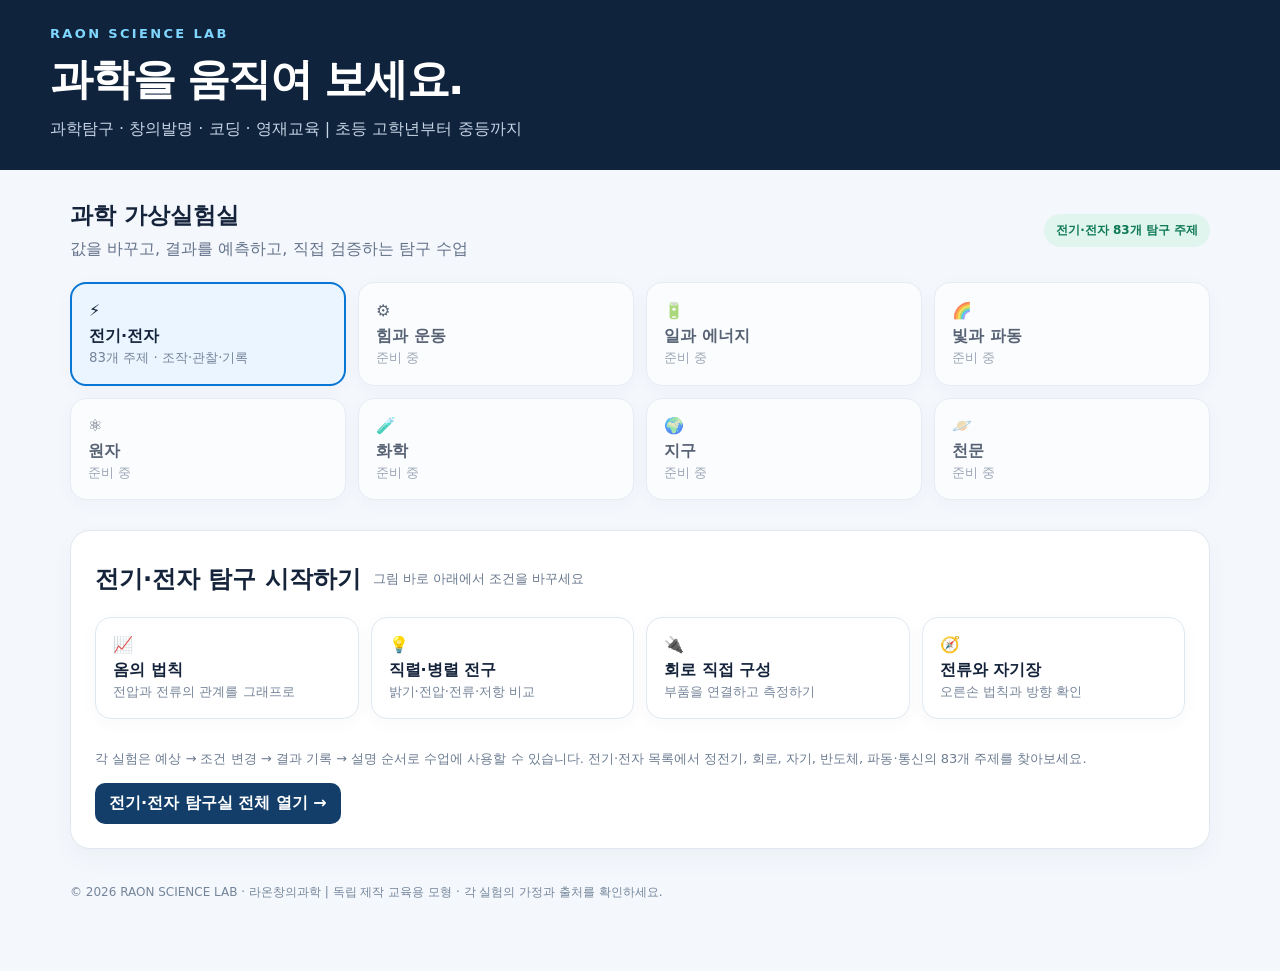
<file: index.html>
<!doctype html>
<html lang="ko"><head><meta charset="utf-8"><meta name="viewport" content="width=device-width,initial-scale=1">
<title>RAON SCIENCE LAB | 과학 가상실험실</title>
<meta name="description" content="라온창의과학 초등·중등 과학 가상실험실">
<style>
:root{font-family:Pretendard,"Noto Sans KR",system-ui,sans-serif;color:#15243b;background:#f4f7fc}*{box-sizing:border-box}body{margin:0}button,input{font:inherit}button{cursor:pointer}header{background:#10233c;color:white;padding:26px max(22px,calc((100vw - 1180px)/2)) 30px}.brand{font-size:13px;letter-spacing:.18em;color:#7fd6ff;font-weight:800}h1{font-size:clamp(28px,4vw,43px);letter-spacing:-.04em;margin:10px 0}header p{margin:0;color:#c6d5e6}.shell{max-width:1180px;margin:30px auto;padding:0 20px}.intro{display:flex;align-items:center;justify-content:space-between;gap:20px}.intro h2{font-size:23px;margin:0 0 8px}.intro p{margin:0;color:#63728a}.pill{font-size:12px;background:#e0f5ee;color:#0e7954;padding:8px 12px;border-radius:50px;font-weight:800}.categories{display:grid;grid-template-columns:repeat(4,1fr);gap:12px;margin:22px 0 30px}.category{border:1px solid #e0e8f1;background:white;border-radius:16px;padding:17px;text-align:left;min-height:95px;box-shadow:0 4px 18px #24395608}.category{text-decoration:none;color:inherit}.category strong{display:block;margin-top:6px;font-size:16px}.category small{color:#758499}.category.active{border:2px solid #0876d5;background:#eaf5ff}.category:disabled{cursor:default;opacity:.7}.sectiontitle{display:flex;align-items:center;gap:12px;margin:8px 0 18px}.sectiontitle h2{margin:0}.sectiontitle span{color:#69788e;font-size:13px}.labs{display:flex;gap:9px;flex-wrap:wrap;margin-bottom:18px}.tab{border:1px solid #d2deeb;background:white;border-radius:12px;padding:12px 18px;color:#45566d;font-weight:750}.tab[aria-selected=true]{color:white;background:#1269b9;border-color:#1269b9}.lab{display:none}.lab.show{display:grid;grid-template-columns:minmax(280px,1.2fr) minmax(290px,.8fr);gap:20px}.panel{background:white;border:1px solid #e0e7ef;border-radius:20px;padding:24px;box-shadow:0 10px 26px #223c5c09}.panel h3{margin:0 0 7px;font-size:20px}.muted{color:#6c7c92;font-size:13px;line-height:1.6}.vis{background:#f2f7fd;border:1px solid #e3edf7;border-radius:16px;min-height:270px;display:flex;align-items:center;justify-content:center;margin-top:18px;overflow:hidden}.vis svg{width:100%;max-height:300px}label{display:block;font-size:14px;font-weight:700;margin:21px 0 8px}.rangehead{display:flex;justify-content:space-between;gap:10px}.rangehead output{font-variant-numeric:tabular-nums;color:#096abc;font-weight:800}input[type=range]{width:100%;accent-color:#0876d5}input[type=number]{width:94px;padding:9px;border:1px solid #cbd8e6;border-radius:9px}.result{background:#ecf6ff;border-radius:15px;padding:18px;margin-top:21px;display:grid;grid-template-columns:1fr 1fr;gap:14px}.metric b{display:block;font-size:26px;color:#085c9b;font-variant-numeric:tabular-nums}.metric small{color:#667b92}.explain{background:#fff9e9;border-left:4px solid #f6ad2b;padding:13px 16px;border-radius:8px;margin-top:17px;font-size:13px;line-height:1.7}.actions{display:flex;gap:10px;flex-wrap:wrap;margin-top:16px}.btn{border:0;background:#123e69;color:white;padding:10px 14px;border-radius:10px;font-weight:700}.btn.secondary{background:#e6edf5;color:#31506e}.records{width:100%;border-collapse:collapse;font-size:13px;margin-top:12px}.records th,.records td{text-align:right;border-bottom:1px solid #e3e9f0;padding:8px}.records th:first-child,.records td:first-child{text-align:left}.records th{color:#64748b}footer{max-width:1180px;margin:35px auto;padding:0 20px 35px;color:#75869b;font-size:12px}#plot{width:100%;height:240px}#wireSvg{max-width:460px}.diagramtext{font-size:13px;fill:#53667c}.warning{font-size:13px;color:#8b5e0a}details{margin-top:14px;color:#5f7187}summary{cursor:pointer;font-weight:750} @media(max-width:850px){.categories{grid-template-columns:repeat(2,1fr)}.lab.show{grid-template-columns:1fr}.intro{display:block}.pill{display:inline-block;margin-top:13px}}@media(max-width:420px){.categories{gap:8px}.category{padding:12px}.panel{padding:16px}.tab{padding:10px 13px}}
</style></head><body>
<header><div class="brand">RAON SCIENCE LAB</div><h1>과학을 움직여 보세요.</h1><p>과학탐구 · 창의발명 · 코딩 · 영재교육 | 초등 고학년부터 중등까지</p></header>
<main class="shell"><div class="intro"><div><h2>과학 가상실험실</h2><p>값을 바꾸고, 결과를 예측하고, 직접 검증하는 탐구 수업</p></div><span class="pill">전기·전자 83개 탐구 주제</span></div>
<div class="categories" aria-label="과학 분야">
<a href="electricity/" class="category active"><span>⚡</span><strong>전기·전자</strong><small>83개 주제 · 조작·관찰·기록</small></a>
<button class="category" disabled>⚙️<strong>힘과 운동</strong><small>준비 중</small></button>
<button class="category" disabled>🔋<strong>일과 에너지</strong><small>준비 중</small></button>
<button class="category" disabled>🌈<strong>빛과 파동</strong><small>준비 중</small></button>
<button class="category" disabled>⚛️<strong>원자</strong><small>준비 중</small></button>
<button class="category" disabled>🧪<strong>화학</strong><small>준비 중</small></button>
<button class="category" disabled>🌍<strong>지구</strong><small>준비 중</small></button>
<button class="category" disabled>🪐<strong>천문</strong><small>준비 중</small></button></div>
<section class="panel"><div class="sectiontitle"><h2>전기·전자 탐구 시작하기</h2><span>그림 바로 아래에서 조건을 바꾸세요</span></div><div class="categories"><a class="category" href="electricity/?topic=21"><span>📈</span><strong>옴의 법칙</strong><small>전압과 전류의 관계를 그래프로</small></a><a class="category" href="electricity/?topic=18"><span>💡</span><strong>직렬·병렬 전구</strong><small>밝기·전압·전류·저항 비교</small></a><a class="category" href="electricity/?topic=10"><span>🔌</span><strong>회로 직접 구성</strong><small>부품을 연결하고 측정하기</small></a><a class="category" href="electricity/?topic=75"><span>🧭</span><strong>전류와 자기장</strong><small>오른손 법칙과 방향 확인</small></a></div><p class="muted">각 실험은 예상 → 조건 변경 → 결과 기록 → 설명 순서로 수업에 사용할 수 있습니다. 전기·전자 목록에서 정전기, 회로, 자기, 반도체, 파동·통신의 83개 주제를 찾아보세요.</p><a class="btn" style="display:inline-block;text-decoration:none" href="electricity/">전기·전자 탐구실 전체 열기 →</a></section></main><footer>© 2026 RAON SCIENCE LAB · 라온창의과학 | 독립 제작 교육용 모형 · 각 실험의 가정과 출처를 확인하세요.</footer></body></html>
</file>
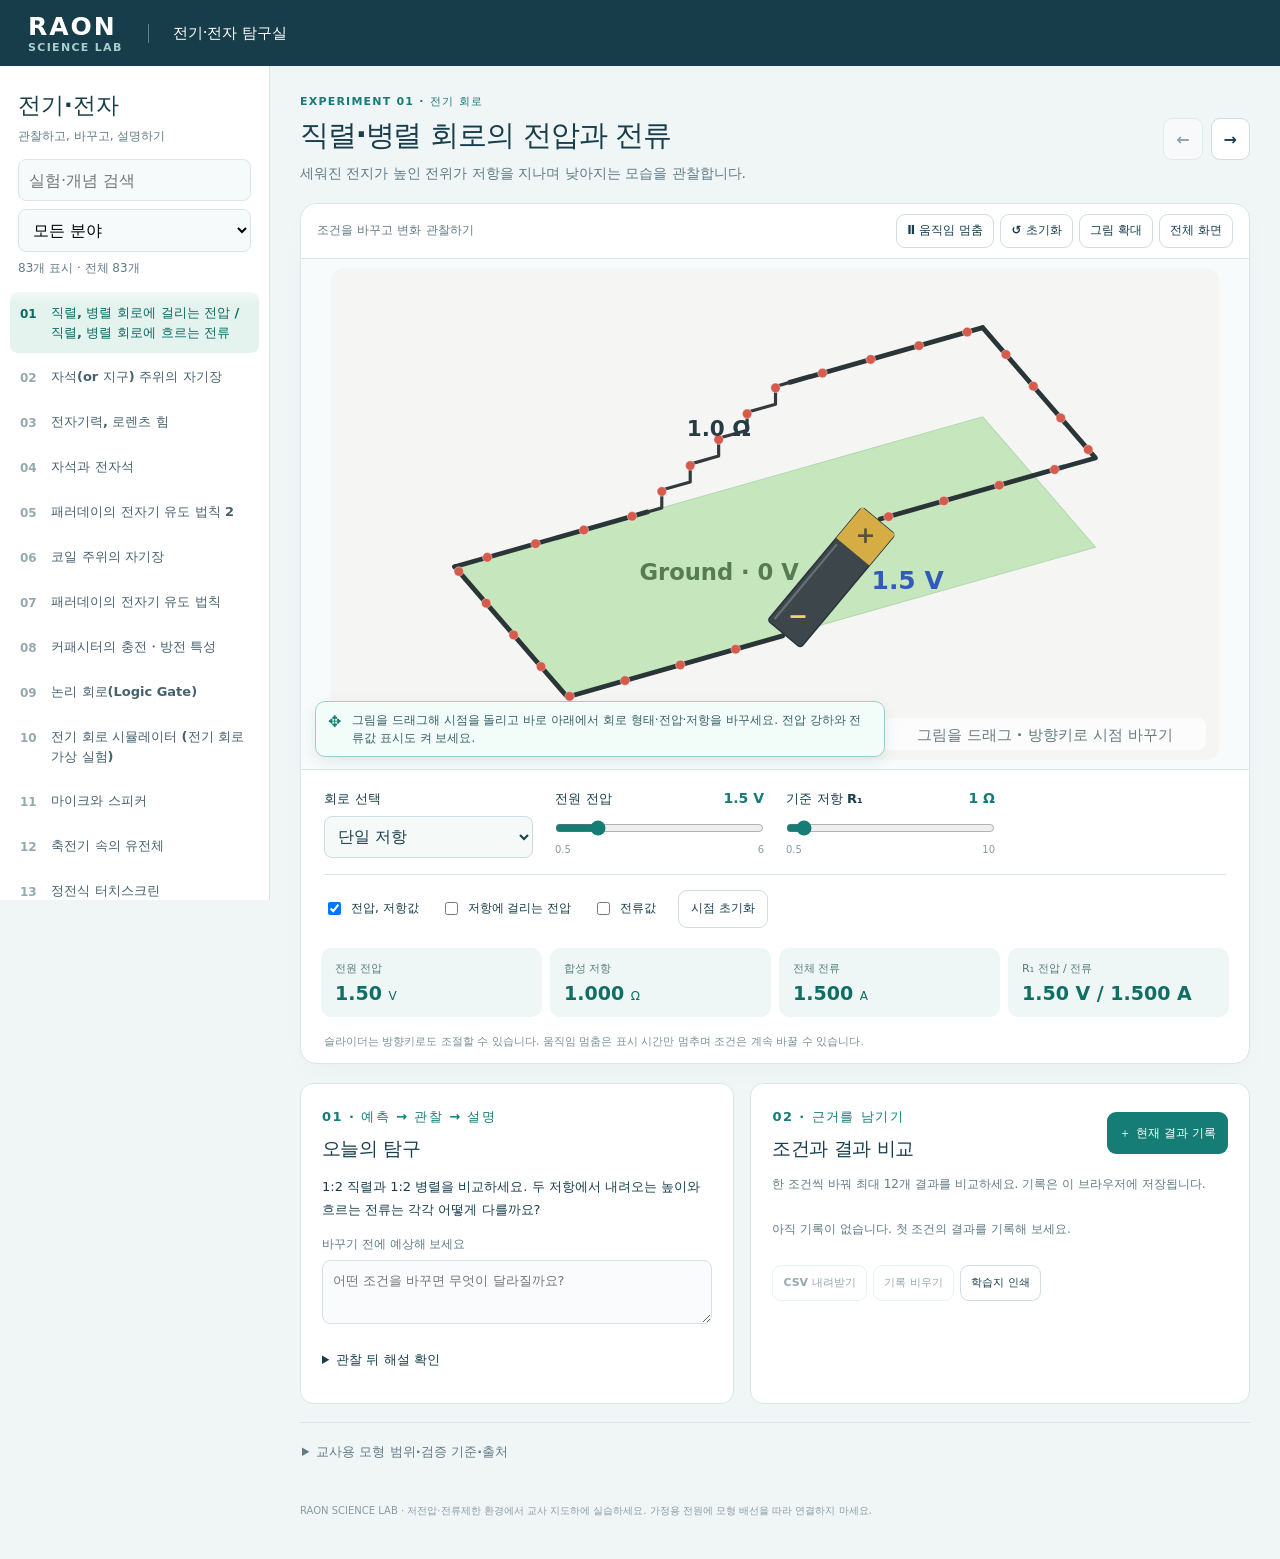
<file: electricity/index.html>
<!doctype html><html lang="ko"><head><meta charset="utf-8"><meta name="viewport" content="width=device-width,initial-scale=1"><meta name="theme-color" content="#173d4a"><title>전기·전자 탐구실 | RAON SCIENCE LAB</title><link rel="stylesheet" href="./lab.css?v=20261111-gesture-r1"></head><body>
<header class="top"><a class="brand" href="../">RAON <span>SCIENCE LAB</span></a><span class="section-name">전기·전자 탐구실</span><button id="menu" type="button" aria-expanded="false" aria-controls="catalogPanel">실험 목록</button></header>
<div class="workspace"><aside id="catalogPanel" class="catalog"><div class="catalog-head"><h1>전기·전자</h1><p>관찰하고, 바꾸고, 설명하기</p><label class="sr-only" for="search">실험 검색</label><input id="search" type="search" placeholder="실험·개념 검색"><label class="sr-only" for="category">분야</label><select id="category"><option value="">모든 분야</option></select><p id="count" role="status"></p></div><nav id="topics" aria-label="전기·전자 실험 목록"></nav></aside>
<main id="main"><div class="lesson-heading"><div><p class="eyebrow" id="topicMeta"></p><h2 id="title">탐구실을 여는 중입니다</h2><p id="description"></p></div><button type="button" id="previous" aria-label="이전 실험">←</button><button type="button" id="next" aria-label="다음 실험">→</button></div>
<section class="experiment" aria-label="실험과 조작"><div class="scene-head"><span id="sceneLabel">관찰 화면</span><div class="scene-actions"><button id="pause" type="button" aria-pressed="false">Ⅱ 움직임 멈춤</button><button id="reset" type="button">↺ 초기화</button><button id="zoom" type="button" aria-pressed="false">그림 확대</button><button id="fullscreen" type="button">전체 화면</button></div></div><div class="scene-container"><div class="gesture-cue" id="gestureCue" aria-live="polite" hidden></div><svg id="scene" viewBox="0 0 800 450" role="group" aria-labelledby="svgTitle svgDescription"></svg><div id="modelError" hidden role="alert"></div></div><div id="controls" class="controls" aria-label="실험 조건"></div><div id="metrics" class="metrics" aria-label="측정 결과"></div><p class="keyboard-note">슬라이더는 방향키로도 조절할 수 있습니다. 움직임 멈춤은 표시 시간만 멈추며 조건은 계속 바꿀 수 있습니다.</p></section>
<div class="learning"><section class="learning-card"><p class="eyebrow">01 · 예측 → 관찰 → 설명</p><h3>오늘의 탐구</h3><p id="question"></p><label for="prediction">바꾸기 전에 예상해 보세요</label><textarea id="prediction" rows="2" placeholder="어떤 조건을 바꾸면 무엇이 달라질까요?"></textarea><details id="answerPanel"><summary>관찰 뒤 해설 확인</summary><p id="answer"></p><p id="explanation"></p></details></section><section class="learning-card"><div class="record-heading"><div><p class="eyebrow">02 · 근거를 남기기</p><h3>조건과 결과 비교</h3></div><button id="record" type="button">＋ 현재 결과 기록</button></div><p class="help">한 조건씩 바꿔 최대 12개 결과를 비교하세요. 기록은 이 브라우저에 저장됩니다.</p><div id="records"></div><div class="record-actions"><button id="download" type="button">CSV 내려받기</button><button id="clearRecords" type="button">기록 비우기</button><button id="print" type="button">학습지 인쇄</button></div><p id="recordStatus" role="status"></p></section></div>
<details class="teacher"><summary>교사용 모형 범위·검증 기준·출처</summary><p id="note"></p><p>수업 흐름: ① 예상 기록 ② 한 조건만 변경 ③ 측정 결과 두 개 이상 기록 ④ 법칙으로 차이 설명 ⑤ 실제 기기와 모형의 차이 토론.</p><p>그림과 코드는 라온에서 독립 제작했습니다. 참고 실험과 기능·조작 방식이 완전히 같다는 뜻은 아닙니다. 정성적 모형은 수치 예측 장비가 아닙니다.</p><div id="sources"></div><a href="../docs/science-validation.md" target="_blank" rel="noopener">검증 기록 보기</a></details><footer>RAON SCIENCE LAB · 저전압·전류제한 환경에서 교사 지도하에 실습하세요. 가정용 전원에 모형 배선을 따라 연결하지 마세요.</footer></main></div>
<script src="../labs/modules/circuits.js?v=20261111-gesture-r1"></script><script src="../labs/modules/electrostatic.js?v=20261111-gesture-r1"></script><script src="../labs/modules/magnetic.js?v=20261111-gesture-r1"></script><script src="../labs/modules/electronics.js?v=20261111-gesture-r1"></script><script src="../labs/modules/circuit-editor.js?v=20261111-gesture-r1"></script><script src="../labs/modules/layout-circuits.js?v=topic21-drag-v1"></script><script src="../labs/modules/layout-electrostatic.js?v=20261111-gesture-r1"></script><script src="../labs/modules/layout-electronics.js?v=topic58-contacts-v1"></script><script src="../labs/modules/layout-magnetic.js?v=20261111-gesture-r1"></script><script src="../labs/modules/layout-workbench.js?v=20261111-gesture-r1"></script><script src="../labs/modules/layout-can.js?v=20261111-gesture-r1"></script><script src="../labs/modules/layout-transients.js?v=20261111-gesture-r1"></script><script src="./lab.js?v=20261111-gesture-r1"></script></body></html>
</file>
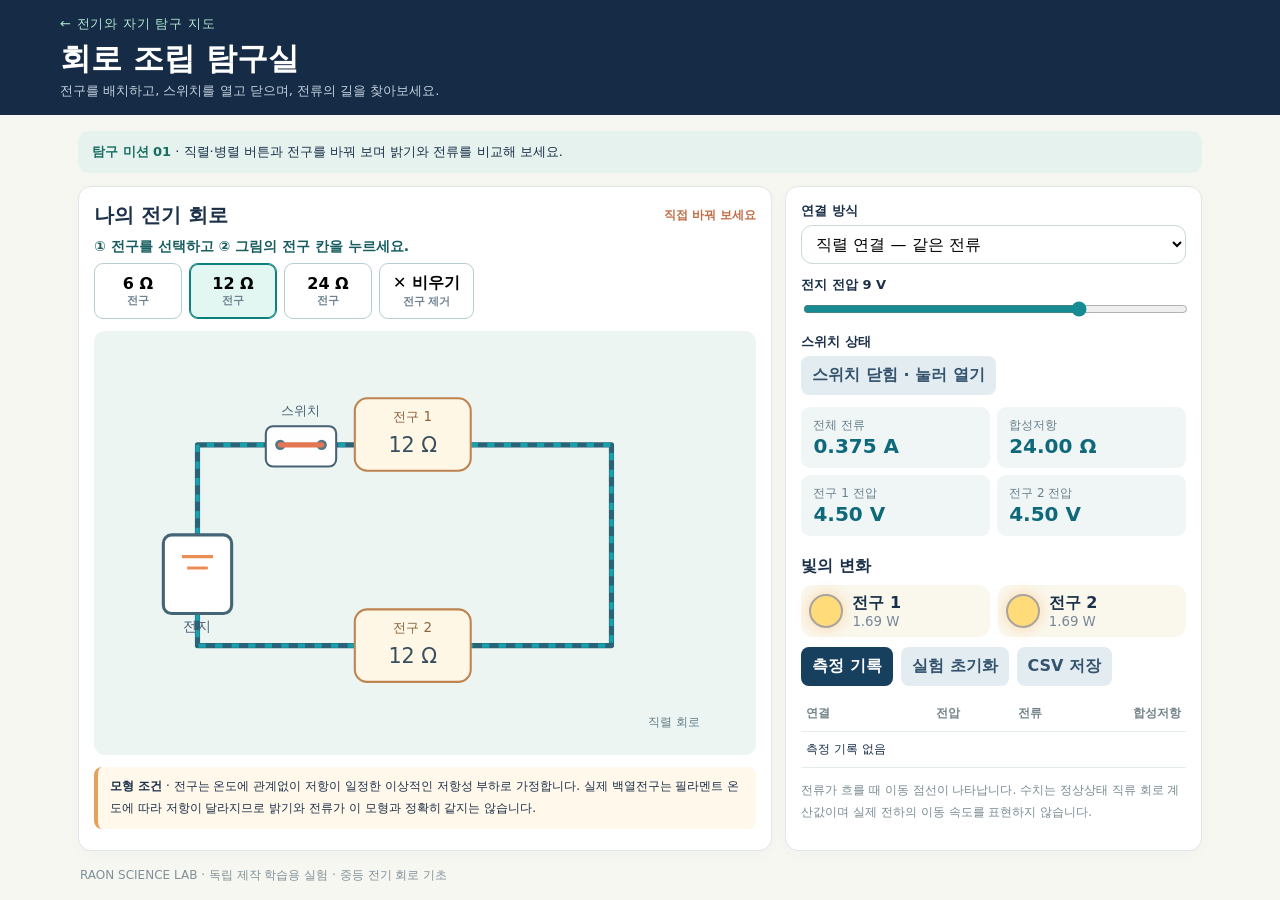
<file: labs/circuit-builder.html>
<!doctype html><html lang="ko"><head><meta charset="utf-8"><meta name="viewport" content="width=device-width,initial-scale=1"><title>회로 조립 탐구실 | RAON SCIENCE LAB</title><meta name="description" content="전구와 스위치를 조립하는 전기 회로 실험"><style>
:root{font-family:system-ui,"Noto Sans KR",sans-serif;color:#1b3049;background:#f7f7f2}*{box-sizing:border-box}body{margin:0}button,select,input{font:inherit}button{cursor:pointer}header{background:#162b45;color:white;padding:20px max(20px,calc((100vw - 1160px)/2))}header a{color:#afe7d2;text-decoration:none;font-size:13px;letter-spacing:.06em}header h1{margin:12px 0 4px;font-size:clamp(27px,4vw,39px)}header p{margin:0;color:#c3d1df}.shell{max-width:1160px;margin:28px auto;padding:0 18px}.guide{background:#e5f2ee;border-radius:16px;padding:17px 20px;line-height:1.7;margin-bottom:22px}.guide strong{color:#196e63}.layout{display:grid;grid-template-columns:minmax(320px,1.3fr) minmax(300px,.8fr);gap:18px}.card{background:white;border:1px solid #e0e7e7;border-radius:19px;padding:20px;box-shadow:0 5px 20px #28425c0a}.headrow{display:flex;justify-content:space-between;align-items:center;gap:12px}.headrow h2{margin:0;font-size:20px}.eyebrow{font-size:12px;color:#c16d46;font-weight:800}.schematic{margin-top:16px;background:#edf5f3;border-radius:16px;overflow:hidden}.schematic svg{display:block;width:100%;height:auto}.partbox{margin-top:18px}.partbox h3{margin:0 0 8px;font-size:15px}.parts{display:flex;gap:9px;flex-wrap:wrap}.part{border:2px solid #d3dedc;background:#fff9e9;padding:10px 14px;border-radius:12px;font-weight:800}.part small{display:block;font-size:11px;color:#9b7253;font-weight:600}.part:focus{outline:3px solid #75cdb5}.slot{cursor:pointer}.slot:focus{outline:none}.slot rect{stroke:#bd8351;stroke-width:2;fill:#fff7e6}.slot:hover rect,.slot:focus rect{stroke:#207b7e;stroke-width:4}.slot text{pointer-events:none}.control{margin-bottom:18px}.control label{display:block;font-weight:750;font-size:14px;margin-bottom:9px}select,input[type=range]{width:100%}select{border:1px solid #cbd8d7;border-radius:11px;padding:11px;background:white}input[type=range]{accent-color:#168b91}.metergrid{display:grid;grid-template-columns:1fr 1fr;gap:11px}.meter{background:#f0f5f6;padding:16px;border-radius:13px}.meter span{display:block;font-size:12px;color:#66808c}.meter strong{display:block;font-size:24px;color:#0e697a;font-variant-numeric:tabular-nums}.bulbs{display:flex;gap:14px;margin:17px 0}.bulb{flex:1;display:flex;gap:9px;align-items:center;background:#faf7ed;padding:13px;border-radius:12px}.glow{height:34px;width:34px;border-radius:50%;border:2px solid #a9a4a0;background:#777;box-shadow:none}.bulb small{display:block;color:#788897}.btns{display:flex;gap:8px;flex-wrap:wrap;margin-top:15px}.btn{border:0;border-radius:10px;background:#173f5e;color:white;padding:11px 14px;font-weight:700}.btn.alt{background:#e3edf1;color:#34536e}.explain{border-left:4px solid #e5a25c;background:#fff8eb;padding:14px;border-radius:8px;font-size:13px;line-height:1.8;margin-top:17px}.table{width:100%;border-collapse:collapse;font-size:12px;margin-top:10px}.table th,.table td{border-bottom:1px solid #e4ecee;text-align:right;padding:9px 5px}.table th:first-child,.table td:first-child{text-align:left}.table th{color:#75858b}.diagramline{fill:none;stroke:#2b6376;stroke-width:5;stroke-linejoin:round}#flow path{fill:none}.closed{stroke:#17a1ac;stroke-width:4;stroke-dasharray:7 9;animation:dash .8s linear infinite}.off{stroke:#96aab3;stroke-width:4;stroke-dasharray:6 8}@keyframes dash{to{stroke-dashoffset:-16}}.switch{cursor:pointer}.swbody{fill:#fefefe;stroke:#466375;stroke-width:2}.switch text{font-size:13px;fill:#456374}.note{color:#798b93;font-size:12px;line-height:1.8}footer{max-width:1160px;margin:30px auto;padding:0 20px;color:#809097;font-size:12px}@media(max-width:850px){.layout{grid-template-columns:1fr}}@media(max-width:460px){.card{padding:14px}.meter strong{font-size:20px}.bulbs{display:block}.bulb{margin-bottom:8px}}

/* 2026-11 라온 간편 실험 화면: 친숙한 한 화면 구성 */
header{padding:13px max(20px,calc((100vw - 1160px)/2)) 15px}header h1{margin:5px 0 2px;font-size:clamp(24px,3vw,31px)}header p{font-size:13px}.shell{margin:16px auto}.guide{margin-bottom:13px;padding:10px 14px;border-radius:11px;font-size:13px}.layout{gap:13px;grid-template-columns:minmax(0,1.3fr) minmax(300px,.78fr)}.card{border-radius:13px;padding:15px;box-shadow:0 3px 12px #28425c08}.layout>.card:first-child{display:flex;flex-direction:column}.headrow{order:0}.partbox{order:1;margin:9px 0 0}.schematic{order:2;margin-top:12px;border-radius:11px}.explain{order:3;margin-top:12px;padding:9px 12px;font-size:12px}.partbox h3{font-size:14px;margin-bottom:7px;color:#175c5f}.parts{gap:7px}.part{background:#fff;border:1.5px solid #b7ced1;padding:9px 13px;border-radius:9px;min-width:88px}.part small{font-size:11px;color:#6d8290}.part.picked{border-color:#0c807c;background:#e2f7f1;box-shadow:inset 0 0 0 1px #0c807c}.control{margin-bottom:12px}.control label{font-size:13px;margin-bottom:5px}.control select{padding:8px 10px}.metergrid{gap:7px}.meter{padding:10px 12px;border-radius:9px}.meter strong{font-size:20px}.bulbs{margin:8px 0 10px;gap:8px}.bulb{padding:8px}.btns{margin-top:8px}.btn{padding:9px 11px;border-radius:8px}footer{margin:16px auto}@media(max-width:850px){.layout{grid-template-columns:1fr}.schematic svg{max-height:480px}}@media(max-width:460px){.parts{display:grid;grid-template-columns:repeat(4,minmax(0,1fr));gap:4px}.part{min-width:0;padding:8px 2px;font-size:14px}.part small{font-size:10px}.card{padding:11px}.guide{font-size:12px}.schematic svg{width:100%}}
.embedded header,.embedded footer,.embedded .guide{display:none!important}.embedded .shell{margin:7px auto;padding:0 10px}.embedded .layout{gap:9px}.embedded .card{box-shadow:none;border-radius:9px}@media(max-width:850px){.embedded .layout{grid-template-columns:1fr}}</style></head><body><header><a href="../electricity/">← 전기와 자기 탐구 지도</a><h1>회로 조립 탐구실</h1><p>전구를 배치하고, 스위치를 열고 닫으며, 전류의 길을 찾아보세요.</p></header><main class="shell"><div class="guide"><strong>탐구 미션 01</strong> · 직렬·병렬 버튼과 전구를 바꿔 보며 밝기와 전류를 비교해 보세요.</div><div class="layout"><section class="card"><div class="headrow"><h2>나의 전기 회로</h2><span class="eyebrow">직접 바꿔 보세요</span></div><div class="schematic"><svg viewBox="0 0 640 410" role="img" aria-label="조립형 전기 회로" id="circuitSvg"><g id="wires" class="diagramline"></g><g id="flow"></g><g id="battery" transform="translate(100,235)"><rect x="-33" y="-38" width="66" height="76" rx="8" fill="#fff" stroke="#446575" stroke-width="3"/><path d="M-15 -17H15M-10 -6H10" stroke="#ec8d55" stroke-width="3"/><text x="0" y="55" text-anchor="middle" font-size="14" fill="#496476">전지</text></g><g class="switch" transform="translate(100,0)" id="switch" role="button" tabindex="0" aria-label="스위치 열고 닫기"><rect class="swbody" x="66" y="92" width="68" height="39" rx="7"/><circle cx="80" cy="110" r="5" fill="#527588"/><circle cx="120" cy="110" r="5" fill="#527588"/><path id="lever" d="M80 110 L120 110" stroke="#e47753" stroke-width="5" stroke-linecap="round"/><text x="100" y="81" text-anchor="middle">스위치</text></g><g class="slot" data-slot="0" tabindex="0" role="button" aria-label="전구 1 배치"><rect id="slot0bg" x="252" y="65" width="112" height="70" rx="12"/><text x="308" y="87" text-anchor="middle" font-size="13" fill="#87643f">전구 1</text><text x="308" y="117" text-anchor="middle" font-size="20" fill="#374f5f" id="slot0Text">비어 있음</text></g><g class="slot" data-slot="1" tabindex="0" role="button" aria-label="전구 2 배치"><rect id="slot1bg" x="252" y="269" width="112" height="70" rx="12"/><text x="308" y="291" text-anchor="middle" font-size="13" fill="#87643f">전구 2</text><text x="308" y="321" text-anchor="middle" font-size="20" fill="#374f5f" id="slot1Text">비어 있음</text></g><text x="560" y="382" text-anchor="middle" font-size="12" fill="#657d87" id="modeText">직렬 회로</text></svg></div><div class="partbox"><h3>① 전구를 선택하고 ② 그림의 전구 칸을 누르세요.</h3><div class="parts"><button class="part" draggable="true" data-r="6">6 Ω<small>전구</small></button><button class="part" draggable="true" data-r="12">12 Ω<small>전구</small></button><button class="part" draggable="true" data-r="24">24 Ω<small>전구</small></button><button class="part" draggable="true" data-r="0">✕ 비우기<small>전구 제거</small></button></div></div><div class="explain"><b>모형 조건</b> · 전구는 온도에 관계없이 저항이 일정한 이상적인 저항성 부하로 가정합니다. 실제 백열전구는 필라멘트 온도에 따라 저항이 달라지므로 밝기와 전류가 이 모형과 정확히 같지는 않습니다.</div></section><section class="card"><div class="control"><label for="mode">연결 방식</label><select id="mode"><option value="series">직렬 연결 — 같은 전류</option><option value="parallel">병렬 연결 — 같은 전압</option></select></div><div class="control"><label for="voltage">전지 전압 <output id="voltageOut">9 V</output></label><input type="range" id="voltage" min="1" max="12" step="1" value="9"></div><div class="control"><label>스위치 상태</label><button class="btn alt" id="toggle">스위치 닫힘 · 눌러 열기</button></div><div class="metergrid"><div class="meter"><span>전체 전류</span><strong id="totalI">0.000 A</strong></div><div class="meter"><span>합성저항</span><strong id="req">— Ω</strong></div><div class="meter"><span>전구 1 전압</span><strong id="v1">0.00 V</strong></div><div class="meter"><span>전구 2 전압</span><strong id="v2">0.00 V</strong></div></div><h3 style="font-size:16px;margin:20px 0 8px">빛의 변화</h3><div class="bulbs"><div class="bulb"><span class="glow" id="glow0"></span><div><b>전구 1</b><small id="p0">0.00 W</small></div></div><div class="bulb"><span class="glow" id="glow1"></span><div><b>전구 2</b><small id="p1">0.00 W</small></div></div></div><div class="btns"><button class="btn" id="record">측정 기록</button><button class="btn alt" id="reset">실험 초기화</button><button class="btn alt" id="csv">CSV 저장</button></div><table class="table"><thead><tr><th>연결</th><th>전압</th><th>전류</th><th>합성저항</th></tr></thead><tbody id="rows"><tr><td colspan="4">측정 기록 없음</td></tr></tbody></table><p class="note">전류가 흐를 때 이동 점선이 나타납니다. 수치는 정상상태 직류 회로 계산값이며 실제 전하의 이동 속도를 표현하지 않습니다.</p></section></div></main><footer>RAON SCIENCE LAB · 독립 제작 학습용 실험 · 중등 전기 회로 기초</footer><script>
if(new URLSearchParams(location.search).has("embed"))document.documentElement.classList.add("embedded");
const $=id=>document.getElementById(id),slots=[12,12];let chosen=12,closed=true,records=[];
function solve(mode,V,R,closed){const active=R.map(x=>x>0);if(!closed||!active.some(Boolean))return {req:Infinity,total:0,branches:[{v:0,i:0,p:0},{v:0,i:0,p:0}]};if(mode==='series'){if(!active.every(Boolean))return {req:Infinity,total:0,branches:[{v:0,i:0,p:0},{v:0,i:0,p:0}]};const req=R[0]+R[1],I=V/req;return {req,total:I,branches:R.map(r=>({v:I*r,i:I,p:I*I*r}))}}const G=R.reduce((s,r)=>s+(r>0?1/r:0),0),req=1/G;return {req,total:V*G,branches:R.map(r=>r>0?{v:V,i:V/r,p:V*V/r}:{v:0,i:0,p:0})}}
function draw(){const mode=$('mode').value,V=+$('voltage').value,s=solve(mode,V,slots,closed);$('voltageOut').textContent=V+' V';$('totalI').textContent=s.total.toFixed(3)+' A';$('req').textContent=Number.isFinite(s.req)?s.req.toFixed(2)+' Ω':'개방';$('modeText').textContent=mode==='series'?'직렬 회로':'병렬 회로';$('toggle').textContent=closed?'스위치 닫힘 · 눌러 열기':'스위치 열림 · 눌러 닫기';$('lever').setAttribute('d',closed?'M80 110 L120 110':'M80 110 L111 91');for(let k=0;k<2;k++){const b=s.branches[k];$('slot'+k+'Text').textContent=slots[k]?slots[k]+' Ω':'비어 있음';$('v'+(k+1)).textContent=b.v.toFixed(2)+' V';$('p'+k).textContent=b.p.toFixed(2)+' W';const strength=Math.min(1,b.p/9);$('glow'+k).style.background=strength?'rgb(255,'+Math.round(232-70*strength)+','+Math.round(140-100*strength)+')':'#888';$('glow'+k).style.boxShadow=strength?'0 0 '+Math.round(10+20*strength)+'px rgba(255,165,55,'+(0.3+0.6*strength)+')':'none';}const wire=$('wires'),flow=$('flow');if(mode==='series'){wire.innerHTML='<path d="M100 197V110H180 M220 110H252 M364 110H500V304H364 M252 304H100V273"/>';flow.innerHTML='<path d="M100 197V110H180 M220 110H252 M364 110H500V304H364 M252 304H100V273" class="'+(s.total>0?'closed':'off')+'"/>'}else{wire.innerHTML='<path d="M100 197V110H180 M220 110H252 M364 110H500V350H100V273 M220 110V304H252 M364 304H500"/>';flow.innerHTML='<path d="M100 197V110H180 M220 110H252 M364 110H500V350H100V273 M220 110V304H252 M364 304H500" class="'+(s.total>0?'closed':'off')+'"/>'}return s}
document.querySelectorAll('.part').forEach(b=>{if(+b.dataset.r===chosen)b.classList.add('picked');b.addEventListener('click',()=>{chosen=+b.dataset.r;document.querySelectorAll('.part').forEach(x=>x.classList.toggle('picked',x===b))});b.addEventListener('dragstart',e=>e.dataTransfer.setData('text/plain',b.dataset.r))});
document.querySelectorAll('.slot').forEach(el=>{const set=r=>{slots[+el.dataset.slot]=r;draw()};el.addEventListener('click',()=>set(chosen));el.addEventListener('keydown',e=>{if(e.key==='Enter'||e.key===' '){e.preventDefault();set(chosen)}});el.addEventListener('dragover',e=>e.preventDefault());el.addEventListener('drop',e=>{e.preventDefault();const r=Number(e.dataTransfer.getData('text/plain'));if([0,6,12,24].includes(r))set(r)})});
$('toggle').onclick=$('switch').onclick=()=>{closed=!closed;draw()};$('switch').onkeydown=e=>{if(e.key==='Enter'||e.key===' '){e.preventDefault();closed=!closed;draw()}};['mode','voltage'].forEach(id=>$(id).addEventListener('input',draw));
$('record').onclick=()=>{const x=draw();records.push({mode:$('mode').value,V:+$('voltage').value,R:[...slots],req:x.req,I:x.total,closed});$('rows').innerHTML=records.map(r=>'<tr><td>'+(r.mode==='series'?'직렬':'병렬')+(r.closed?'':'(열림)')+'</td><td>'+r.V+'</td><td>'+r.I.toFixed(3)+'</td><td>'+(Number.isFinite(r.req)?r.req.toFixed(2):'개방')+'</td></tr>').join('')};
$('reset').onclick=()=>{slots[0]=12;slots[1]=12;chosen=12;closed=true;$('mode').value='series';$('voltage').value=9;records=[];document.querySelectorAll('.part').forEach(x=>x.classList.toggle('picked',+x.dataset.r===12));$('rows').innerHTML='<tr><td colspan="4">측정 기록 없음</td></tr>';draw()};
$('csv').onclick=()=>{if(!records.length){alert('측정 기록이 없습니다.');return}const data=['mode,voltage_V,R1_ohm,R2_ohm,total_R_ohm,total_I_A,switch_closed',...records.map(x=>[x.mode,x.V,...x.R,Number.isFinite(x.req)?x.req:'open',x.I,x.closed].join(','))].join('\n');const a=document.createElement('a'),url=URL.createObjectURL(new Blob([data],{type:'text/csv'}));a.href=url;a.download='raon_circuit_experiment.csv';a.click();setTimeout(()=>URL.revokeObjectURL(url),1000)};
draw();
</script></body></html>
</file>
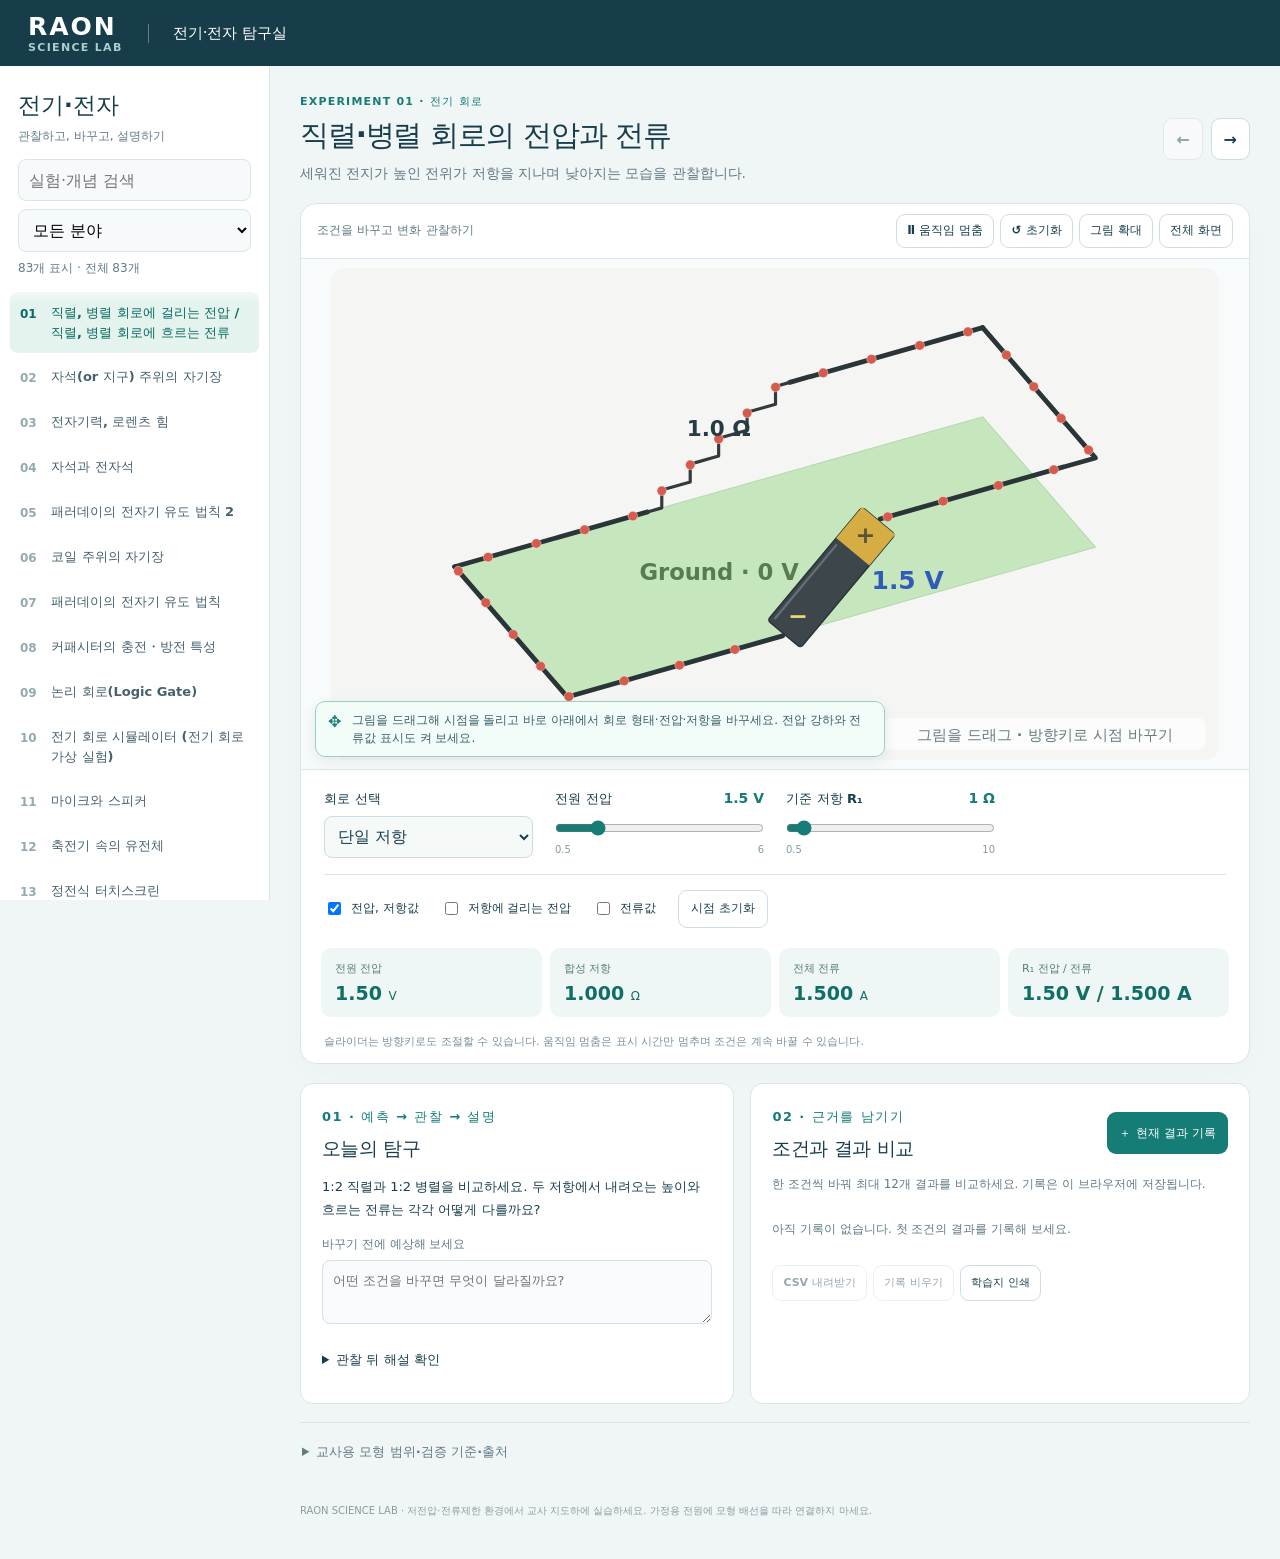
<file: labs/electricity-studio.html>
<!doctype html><html lang="ko"><head><meta charset="utf-8"><meta name="viewport" content="width=device-width,initial-scale=1"><title>라온 전기·전자 탐구실로 이동</title></head><body><p>새로 정리한 <a id="destination" href="../electricity/">전기·전자 탐구실</a>로 이동합니다.</p><script>const q=new URLSearchParams(location.search);const n=Number(q.get('topic'));const url='../electricity/'+(Number.isInteger(n)&&n>=1&&n<=83?'?topic='+n:'');document.getElementById('destination').href=url;location.replace(url);</script></body></html>
</file>
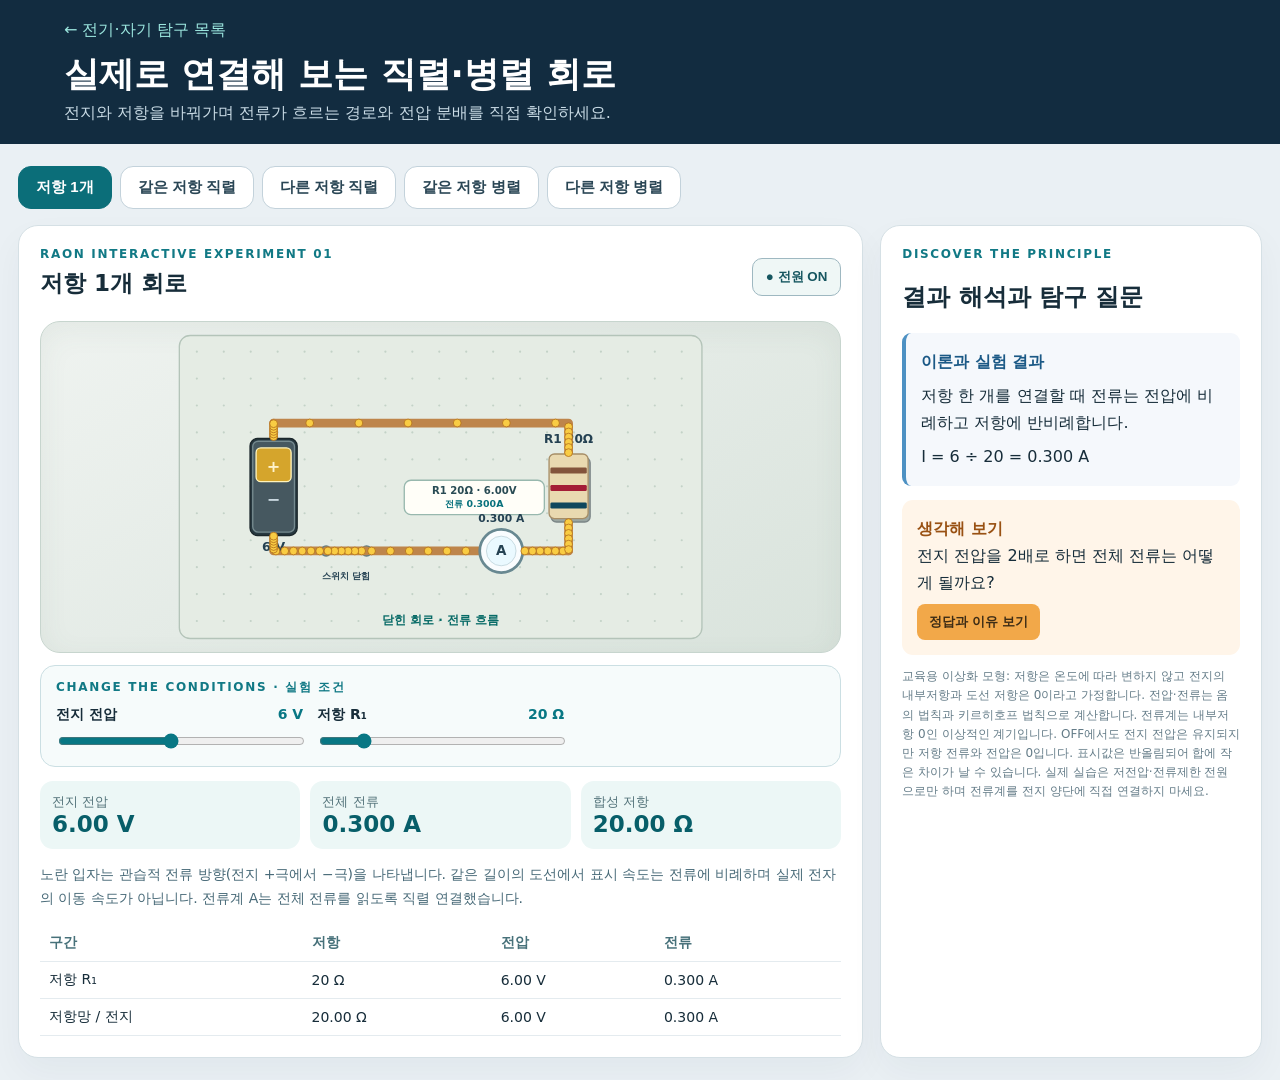
<file: labs/series-parallel-raon.html>
<!doctype html>
<html lang="ko"><head><meta charset="utf-8"><meta name="viewport" content="width=device-width,initial-scale=1">
<title>직렬·병렬 회로 실험 | RAON SCIENCE LAB</title>
<style>
:root{font-family:system-ui,'Noto Sans KR',sans-serif;background:#eaf0f4;color:#172d3a}*{box-sizing:border-box}body{margin:0}header{background:#122c40;color:white;padding:20px 5vw}header a{color:#9be6de;text-decoration:none}header h1{margin:10px 0 5px;font-size:clamp(23px,3vw,35px)}header p{margin:0;color:#c9dbe5}.shell{max-width:1320px;margin:22px auto;padding:0 18px}.modes{display:flex;flex-wrap:wrap;gap:8px;margin-bottom:16px}.modes button{border:1px solid #c3d2db;background:white;color:#2a4655;padding:11px 17px;font-size:15px;font-weight:750;border-radius:13px;cursor:pointer}.modes button[aria-pressed=true]{background:#0b6e79;color:white;border-color:#0b6e79}.grid{display:grid;grid-template-columns:minmax(0,1.55fr) minmax(300px,.7fr);gap:17px}.card{background:white;border:1px solid #d5e0e5;border-radius:20px;box-shadow:0 15px 35px #1635490b;padding:21px}.cap{display:flex;justify-content:space-between;gap:16px;align-items:center;flex-wrap:wrap}.eyebrow{font-size:12px;font-weight:850;letter-spacing:.14em;color:#117985}.cap h2{margin:7px 0;font-size:23px}.switch{border:1px solid #9eb8c1;border-radius:10px;background:#eff7f6;padding:9px 13px;font-weight:800;cursor:pointer;color:#165660}.switch.off{background:#fbeeee;color:#a13d33}.board{background:linear-gradient(150deg,#eff3f0,#d9e3dc);border-radius:20px;border:1px solid #c7d5ce;box-shadow:inset 0 8px 30px #496a5412;overflow:hidden;margin-top:15px}.board svg{display:block;width:100%;height:auto}.board .wire{fill:none;stroke:#be854b;stroke-width:13;stroke-linecap:round;stroke-linejoin:round}.board .wireShine{fill:none;stroke:#f4ce9c;stroke-width:4;stroke-linecap:round}.board text{font-family:system-ui,'Noto Sans KR',sans-serif}.readouts{display:grid;grid-template-columns:repeat(3,1fr);gap:10px;margin-top:14px}.read{background:#ecf7f6;border-radius:13px;padding:12px}.read small{display:block;color:#527279}.read b{font-size:23px;font-variant-numeric:tabular-nums;color:#075e69}.slider{padding:15px 0;border-bottom:1px solid #e8eef0}.slider label{display:flex;justify-content:space-between;font-weight:750;gap:10px}.slider output{color:#087784}.slider input{width:100%;accent-color:#087784;margin-top:13px}.theory{margin-top:17px;background:#f5f8fc;border-left:4px solid #4d91c3;padding:15px;border-radius:9px;line-height:1.7}.theory b{color:#1b5986}.theory p{margin:7px 0 0}.question{margin-top:14px;background:#fff5e9;padding:15px;border-radius:11px;line-height:1.7}.question strong{color:#995113}.question button{margin-top:8px;border:0;background:#f2a849;color:#3e2d16;border-radius:8px;padding:9px 12px;font-weight:800;cursor:pointer}.note{font-size:12px;color:#647c88;line-height:1.6;margin-top:12px}.pill{border-radius:9px;background:#f1f5fa;padding:7px 11px;color:#517082;font-size:13px}.guide{color:#486a78;line-height:1.7;font-size:14px}.answer{display:none;padding-top:8px}.answer.visible{display:block}.compare{width:100%;margin-top:13px;border-collapse:collapse;font-size:14px}.compare td,.compare th{padding:9px;border-bottom:1px solid #e4ebef;text-align:left}.compare th{color:#47717a}@media(max-width:900px){.grid{grid-template-columns:1fr}.card{padding:15px}.readouts{grid-template-columns:repeat(3,minmax(0,1fr))}.read b{font-size:18px}}@media(max-width:460px){.readouts{grid-template-columns:1fr 1fr}.modes button{flex:1}}
 .inlineControls{margin-top:12px;padding:13px 15px;border:1px solid #cbdfe3;border-radius:15px;background:#f6fbfb}.controlGrid{display:grid;grid-template-columns:repeat(3,minmax(0,1fr));gap:14px}.inlineControls .slider{padding:10px 0 0;border-bottom:0}.inlineControls .slider label{font-size:14px}.inlineControls .slider input{margin-top:9px}.board svg{max-height:330px}.board{display:flex;justify-content:center}@media(max-width:620px){.controlGrid{grid-template-columns:1fr;gap:4px}.inlineControls .slider{padding:6px 0}.board svg{max-height:280px}} </style><style>.embedded header{display:none}.embedded .shell{margin:8px auto;padding:0 10px}.embedded .card{box-shadow:none;padding:13px}.embedded .modes{margin-bottom:10px}.embedded .modes button{padding:8px 10px}.embedded .grid{grid-template-columns:1fr}</style></head><body><header><a href="../electricity/">← 전기·자기 탐구 목록</a><h1>실제로 연결해 보는 직렬·병렬 회로</h1><p>전지와 저항을 바꿔가며 전류가 흐르는 경로와 전압 분배를 직접 확인하세요.</p></header>
<main class="shell"><div class="modes" role="group" aria-label="회로 연결 방식"><button data-mode="single" aria-pressed="true">저항 1개</button><button data-mode="seriesSame" aria-pressed="false">같은 저항 직렬</button><button data-mode="seriesDifferent" aria-pressed="false">다른 저항 직렬</button><button data-mode="parallelSame" aria-pressed="false">같은 저항 병렬</button><button data-mode="parallelDifferent" aria-pressed="false">다른 저항 병렬</button></div>
<div class="grid"><section class="card"><div class="cap"><div><div class="eyebrow">RAON INTERACTIVE EXPERIMENT 01</div><h2 id="modeTitle">저항 1개 회로</h2></div><button id="power" class="switch" aria-pressed="true">● 전원 ON</button></div><div class="board"><svg id="circuit" viewBox="0 0 820 490" role="img" aria-label="실제 전지와 저항을 표현한 회로 실험"></svg></div><div class="inlineControls"><div class="eyebrow">CHANGE THE CONDITIONS · 실험 조건</div><div class="controlGrid"><div class="slider"><label for="voltage">전지 전압 <output id="voltageOut">6 V</output></label><input id="voltage" type="range" min="1" max="12" step="1" value="6"></div><div class="slider"><label for="resistance1">저항 R₁ <output id="r1Out">20 Ω</output></label><input id="resistance1" type="range" min="5" max="100" step="5" value="20"></div><div class="slider" id="r2Control"><label for="resistance2">저항 R₂ <output id="r2Out">40 Ω</output></label><input id="resistance2" type="range" min="5" max="100" step="5" value="40"></div></div></div><div class="readouts"><div class="read"><small>전지 전압</small><b id="vTotal">6.0 V</b></div><div class="read"><small>전체 전류</small><b id="iTotal">0.0 A</b></div><div class="read"><small>합성 저항</small><b id="rTotal">0 Ω</b></div></div><p class="guide" id="legend">노란 입자는 관습적 전류 방향(전지 +극에서 −극)을 나타냅니다. 같은 길이의 도선에서 표시 속도는 전류에 비례하며 실제 전자의 이동 속도가 아닙니다. 전류계 A는 전체 전류를 읽도록 직렬 연결했습니다.</p><table class="compare"><tbody id="compare"></tbody></table></section>
<aside class="card"><div class="eyebrow">DISCOVER THE PRINCIPLE</div><h2>결과 해석과 탐구 질문</h2><div class="theory"><b>이론과 실험 결과</b><p id="explain"></p><p id="formula"></p></div><div class="question"><strong>생각해 보기</strong><div id="ask"></div><button id="showAnswer">정답과 이유 보기</button><div id="answer" class="answer"></div></div><p class="note">교육용 이상화 모형: 저항은 온도에 따라 변하지 않고 전지의 내부저항과 도선 저항은 0이라고 가정합니다. 전압·전류는 옴의 법칙과 키르히호프 법칙으로 계산합니다. 전류계는 내부저항 0인 이상적인 계기입니다. OFF에서도 전지 전압은 유지되지만 저항 전류와 전압은 0입니다. 표시값은 반올림되어 합에 작은 차이가 날 수 있습니다. 실제 실습은 저전압·전류제한 전원으로만 하며 전류계를 전지 양단에 직접 연결하지 마세요.</p></aside></div></main>
<script>
if(new URLSearchParams(location.search).has('embed'))document.documentElement.classList.add('embedded');
const svg=document.querySelector('#circuit'),N='http://www.w3.org/2000/svg';let mode=new URLSearchParams(location.search).get('mode')==='parallelDifferent'?'parallelDifferent':'single',on=true,phase=0;const $=id=>document.getElementById(id);
const modes={single:['저항 1개 회로','저항 한 개를 연결할 때 전류는 전압에 비례하고 저항에 반비례합니다.','전지 전압을 2배로 하면 전체 전류는 어떻게 될까요?','저항이 일정하다면 I=V/R이므로 전류도 2배가 됩니다.'],seriesSame:['같은 저항 2개 직렬','두 저항을 한 줄로 연결하면 모든 저항에 같은 전류가 흐릅니다.','같은 저항 두 개를 직렬 연결하면 전체 전류는 어떻게 될까요?','전압이 같을 때 합성 저항이 2배가 되므로 전류는 절반이 됩니다.'],seriesDifferent:['다른 저항 2개 직렬','직렬 회로에서는 큰 저항에 더 큰 전압이 걸립니다. 전류는 두 저항 모두 같습니다.','직렬 회로에서 R₂가 R₁보다 2배 크다면 R₂에 걸리는 전압은?','전류가 같으므로 V₂=IR₂, 따라서 R₂에 걸리는 전압은 R₁의 2배입니다.'],parallelSame:['같은 저항 2개 병렬','병렬 회로에서는 양쪽 가지에 같은 전압이 걸리고 전류가 나뉩니다.','같은 저항 두 개를 병렬로 연결하면 합성 저항은?','합성 저항은 각 저항의 절반입니다. 회로 전체 전류는 저항 하나일 때의 2배입니다.'],parallelDifferent:['다른 저항 2개 병렬','병렬 회로에서는 작은 저항 쪽으로 더 큰 전류가 흐릅니다. 각 저항 양단의 전압은 같습니다.','병렬 회로에서 R₂가 R₁보다 2배 크면 전류 I₂는?','I=V/R이므로 I₂는 I₁의 절반입니다.']};
function el(type,attrs={},txt=''){const n=document.createElementNS(N,type);for(const [k,v] of Object.entries(attrs))n.setAttribute(k,v);if(txt)n.textContent=txt;svg.append(n);return n}
function line(x1,y1,x2,y2,cl='wire'){return el('line',{x1,y1,x2,y2,class:cl})}
function path(d,cl='wire'){return el('path',{d,class:cl})}
function label(x,y,t,size=19,color='#244152'){return el('text',{x,y,'font-size':size,fill:color,'text-anchor':'middle','font-weight':750},t)}
function box(x,y,w,h,fill,rx=14,stroke='#627c82'){return el('rect',{x,y,width:w,height:h,rx,fill,stroke,'stroke-width':2})}
function resistor(x,y,num,r,orientation='h'){const horizontal=orientation==='h';const bx=horizontal?x-57:x-29,by=horizontal?y-23:y-48,bw=horizontal?114:58,bh=horizontal?46:96;box(bx+3,by+5,bw,bh,'#9aa6a2',8,'#7c8687');box(bx,by,bw,bh,'#e9d9b0',8,'#a78e67');const bandColors=['#83543b','#a41d36','#0f475d'];for(let i=0;i<3;i++){let a={fill:bandColors[i],rx:2};if(horizontal)Object.assign(a,{x:bx+27+i*28,y:by+1,width:10,height:bh-2});else Object.assign(a,{x:bx+2,y:by+20+i*26,width:bw-4,height:9});el('rect',a)}label(x,horizontal?y-38:y-64,`R${num}  ${r}Ω`,18)}
function battery(x,y,v){box(x-35,y-72,70,144,'#273840',11,'#1b272b');box(x-31,y-68,62,135,'#465860',8,'#758a8f');box(x-26,y-58,52,50,'#d5a52c',7,'#fff4bc');label(x,y-23,'+',24,'#fff3cc');label(x,y+26,'−',24,'#c9d7df');label(x,y+95,`${v} V`,19)}
function meter(x,y,value,type){el('circle',{cx:x,cy:y,r:32,fill:'#f9fcfe',stroke:'#688891','stroke-width':4});el('circle',{cx:x,cy:y,r:22,fill:'#eaf9ff',stroke:'#b5cbd3'});label(x,y+6,type,20);label(x,y-43,value,16)}
function reading(x,y,num,r,volts,amps){box(x-104,y-24,208,51,'#fffef8',10,'#98b8ae');label(x,y-4,`R${num}  ${r}Ω   ·   ${volts.toFixed(2)}V`,15,'#294b54');label(x,y+15,`전류 ${amps.toFixed(3)}A`,14,'#08717c')}
const segment=(a,b,n=5)=>{const out=[];for(let i=1;i<=n;i++){const f=i/(n+1);out.push([a[0]+(b[0]-a[0])*f,a[1]+(b[1]-a[1])*f])}return out};
function dots(points,current){if(!on||current<=0)return;for(const [[x1,y1],[x2,y2]] of points){for(let k=0;k<6;k++){const t=k/6;el('circle',{cx:x1+(x2-x1)*t,cy:y1+(y2-y1)*t,r:5.8,fill:'#f9cc43',stroke:'#b16e1c','stroke-width':1.2,'data-x1':x1,'data-y1':y1,'data-x2':x2,'data-y2':y2,'data-k':k,'data-current':current})}}}
function render(){const v=+ $('voltage').value,r1=+ $('resistance1').value,r2=modes[mode][0].includes('같은')?r1:+$('resistance2').value;const isParallel=mode.startsWith('parallel'),single=mode==='single';const effective=single?r1:isParallel?r1*r2/(r1+r2):r1+r2;const I=on?v/effective:0,I1=on?(single?I:isParallel?v/r1:I):0,I2=on?(single?0:isParallel?v/r2:I):0,V1=on?(isParallel?v:I*r1):0,V2=on?(single?0:isParallel?v:I*r2):0;
 $('voltageOut').textContent=v+' V';$('r1Out').textContent=r1+' Ω';$('r2Out').textContent=r2+' Ω';$('r2Control').hidden=single||mode==='seriesSame'||mode==='parallelSame';$('vTotal').textContent=v.toFixed(2)+' V';$('iTotal').textContent=I.toFixed(3)+' A';$('rTotal').textContent=effective.toFixed(2)+' Ω';$('modeTitle').textContent=modes[mode][0];$('power').textContent=on?'● 전원 ON':'○ 전원 OFF';$('power').className='switch'+(on?'':' off');$('power').setAttribute('aria-pressed',String(on));$('ask').textContent=modes[mode][2];$('answer').textContent=modes[mode][3];$('answer').classList.remove('visible');$('showAnswer').textContent='정답과 이유 보기';let detail=single?`I = ${v} ÷ ${r1} = ${(v/r1).toFixed(3)} A`:isParallel?`I₁ = ${v}/${r1} = ${(v/r1).toFixed(3)} A, I₂ = ${v}/${r2} = ${(v/r2).toFixed(3)} A`:`I = ${v}/(${r1}+${r2}) = ${(v/(r1+r2)).toFixed(3)} A`;if(!on)detail='스위치가 열려 있어 정상 상태 전류는 흐르지 않습니다.';$('explain').textContent=modes[mode][1];$('formula').textContent=detail;
 $('compare').replaceChildren();const rows=[['구간','저항','전압','전류'],['저항 R₁',r1+' Ω',V1.toFixed(2)+' V',I1.toFixed(3)+' A']];if(!single)rows.push(['저항 R₂',r2+' Ω',V2.toFixed(2)+' V',I2.toFixed(3)+' A']);rows.push(['저항망 / 전지',effective.toFixed(2)+' Ω',v.toFixed(2)+' V',I.toFixed(3)+' A']);rows.forEach((a,j)=>{const tr=document.createElement('tr');a.forEach(x=>{const cell=document.createElement(j?'td':'th');cell.textContent=x;tr.append(cell)});$('compare').append(tr)});
 svg.replaceChildren();el('rect',{x:22,y:20,width:776,height:450,rx:16,fill:'#e5ece4',stroke:'#b4c4b9','stroke-width':2});for(let x=48;x<790;x+=40)for(let y=44;y<470;y+=40)el('circle',{cx:x,cy:y,r:1.6,fill:'#c3d2c7'});
 // Shared return path is interrupted by a real switch and a series ammeter.
 path('M 600 340 H 532 M 468 340 H 300 M 240 340 H 162 M 162 150 V 173 M 162 317 V 340');
 battery(162,245,v);
 el('circle',{cx:240,cy:340,r:7,fill:'#fff',stroke:'#627c82','stroke-width':3});
 el('circle',{cx:300,cy:340,r:7,fill:'#fff',stroke:'#627c82','stroke-width':3});
 line(240,340,300,on?340:303);
 label(270,382,on?'스위치 닫힘':'스위치 열림',14);
 let paths=[[[600,340],[532,340]],[[468,340],[300,340]],[[300,340],[240,340]],[[240,340],[162,340]],[[162,340],[162,317]],[[162,173],[162,150]]];
 if(single){path('M 162 150 H 600 V 196 M 600 292 V 340');resistor(600,244,1,r1,'v');paths.push([[162,150],[600,150]],[[600,150],[600,196]],[[600,292],[600,340]]);}
 else if(!isParallel){path('M 162 150 H 353 M 467 150 H 600 V 196 M 600 292 V 340');resistor(410,150,1,r1);resistor(600,244,2,r2,'v');paths.push([[162,150],[353,150]],[[467,150],[600,150]],[[600,150],[600,196]],[[600,292],[600,340]]);}
 else{path('M 162 150 H 303 M 417 150 H 600 V 340');path('M 260 150 V 265 H 303 M 417 265 H 460 V 150');resistor(360,150,1,r1);resistor(360,265,2,r2);
 paths.push([[162,150],[260,150]],[[460,150],[600,150]],[[600,150],[600,340]]);
 dots([[[260,150],[303,150]],[[417,150],[460,150]]],I1);
 dots([[[260,150],[260,265]],[[260,265],[303,265]],[[417,265],[460,265]],[[460,265],[460,150]]],I2);
 label(540,228,'I = I₁ + I₂',16,'#08717c');
 label(540,254,`${I.toFixed(3)} A`,16,'#08717c');
 }

 if(single){reading(460,259,1,r1,V1,I1)}else if(isParallel){reading(402,74,1,r1,V1,I1);reading(402,414,2,r2,V2,I2)}else{reading(398,72,1,r1,V1,I1);reading(492,291,2,r2,V2,I2)}
 meter(500,340,I.toFixed(3)+' A','A');label(410,449,on?'닫힌 회로 · 전류 흐름':'열린 회로 · 전류 차단',18,on?'#086b67':'#a2453e');dots(paths,I);
}
document.querySelectorAll('[data-mode]').forEach(b=>b.onclick=()=>{mode=b.dataset.mode;document.querySelectorAll('[data-mode]').forEach(c=>c.setAttribute('aria-pressed',String(c===b)));render()});['voltage','resistance1','resistance2'].forEach(id=>$(id).addEventListener('input',render));$('power').onclick=()=>{on=!on;render()};$('showAnswer').onclick=()=>{$('answer').classList.toggle('visible');$('showAnswer').textContent=$('answer').classList.contains('visible')?'정답 닫기':'정답과 이유 보기'};function animate(){phase+=.006;const dotsEls=svg.querySelectorAll('circle[data-k]');if(on){dotsEls.forEach(d=>{const x1=+d.dataset.x1,y1=+d.dataset.y1,x2=+d.dataset.x2,y2=+d.dataset.y2,k=+d.dataset.k,current=+d.dataset.current;const t=(k/6+phase*current)%1;d.setAttribute('cx',x1+(x2-x1)*t);d.setAttribute('cy',y1+(y2-y1)*t)})}requestAnimationFrame(animate)}document.querySelectorAll('[data-mode]').forEach(b=>b.setAttribute('aria-pressed',String(b.dataset.mode===mode)));render();animate();
</script></body></html>
</file>
<file: electricity/lab.css>
:root{color-scheme:light;--ink:#183e4c;--muted:#617b85;--accent:#157c76;--line:#d9e6e9;--paper:#fff;--ground:#f0f5f6;font-family:Inter,ui-sans-serif,system-ui,-apple-system,'Noto Sans KR',sans-serif;color:var(--ink);background:var(--ground);font-synthesis:none}*{box-sizing:border-box}body{margin:0}button,input,select,textarea{font:inherit}button,select,input[type=range]{cursor:pointer}button{border:1px solid #cddde1;background:white;color:var(--ink);border-radius:9px;padding:9px 12px;min-height:42px;font-weight:650}button:hover{background:#edf7f5;border-color:#85bdb5}button:focus-visible,a:focus-visible,input:focus-visible,select:focus-visible,summary:focus-visible,textarea:focus-visible{outline:3px solid #e7a23b;outline-offset:3px}button:disabled{opacity:.45;cursor:default}.top{height:66px;background:#173d4a;display:flex;align-items:center;padding:0 28px;gap:25px;color:white}.brand{font-size:25px;letter-spacing:.08em;font-weight:850;text-decoration:none;color:white}.brand span{font-size:11px;letter-spacing:.12em;color:#a9cece;display:block}.section-name{border-left:1px solid #60808a;padding-left:24px;font-size:15px}.top button{margin-left:auto;background:#244e5b;color:white;border-color:#4d747d;display:none}.workspace{display:grid;grid-template-columns:270px minmax(0,1fr);max-width:1560px;margin:auto}.catalog{height:calc(100dvh - 66px);position:sticky;top:0;overflow:auto;background:#fff;border-right:1px solid var(--line)}.catalog-head{padding:24px 18px 12px;position:sticky;top:0;background:#fff;z-index:2;box-shadow:0 8px 10px #fff9}.catalog h1{font-size:23px;margin:0}.catalog p{font-size:12px;color:var(--muted);margin:7px 0 14px}.catalog input,.catalog select{display:block;width:100%;border:1px solid var(--line);background:#f6fafb;border-radius:8px;padding:10px;margin:8px 0;min-height:42px}.catalog #count{margin-bottom:0}#topics{padding:0 10px 25px}.topic{display:flex;width:100%;gap:10px;text-align:left;border:0;border-radius:8px;margin:3px 0;padding:11px 10px;background:transparent;color:#46616e;line-height:1.5}.topic span{color:#94aab0;min-width:21px;font-size:12px;padding-top:2px}.topic strong{font-size:13px;font-weight:600}.topic[aria-current=true]{background:#e4f3ee;color:#096b61}.topic[aria-current=true] span{color:#096b61}main{min-width:0;padding:28px 30px 40px}.lesson-heading{display:flex;align-items:center;gap:8px;margin-bottom:18px}.lesson-heading>div{flex:1;min-width:0}.eyebrow{font-size:11px;letter-spacing:.11em;font-weight:800;color:var(--accent);margin:0 0 7px}h2{font-size:clamp(23px,2.3vw,32px);letter-spacing:-.04em;line-height:1.3;margin:0 0 8px}#description{margin:0;color:var(--muted);font-size:14px;line-height:1.6}.experiment{background:white;border:1px solid var(--line);border-radius:16px;overflow:hidden;box-shadow:0 10px 28px #173d4a05}.scene-head{display:flex;align-items:center;justify-content:space-between;gap:10px;padding:10px 16px;border-bottom:1px solid var(--line);font-size:12px;font-weight:700;color:var(--muted)}.scene-actions{display:flex;gap:6px}.scene-actions button{font-size:12px;padding:6px 10px;min-height:34px}.scene-container{background:#f8fbfc;position:relative;max-height:510px;display:flex;align-items:center;justify-content:center}#scene{width:100%;height:auto;max-height:510px;display:block;font-family:system-ui,'Noto Sans KR',sans-serif}#scene text{font-family:inherit}.controls{display:grid;grid-template-columns:repeat(auto-fit,minmax(200px,1fr));gap:16px 22px;padding:20px 23px;border-top:1px solid var(--line);background:#fff}.control label{display:flex;justify-content:space-between;gap:9px;align-items:baseline;font-size:13px;font-weight:750;margin-bottom:8px}.control output{font-variant-numeric:tabular-nums;color:var(--accent);white-space:nowrap;font-size:14px}.control input[type=range]{width:100%;accent-color:var(--accent);height:24px;margin:0;touch-action:pan-y}.control select{width:100%;border:1px solid #cbdde1;background:#f5faf9;border-radius:8px;padding:9px;color:var(--ink);min-height:42px}.control .ends{display:flex;justify-content:space-between;color:#849ba4;font-size:10px}.metrics{display:grid;grid-template-columns:repeat(auto-fit,minmax(145px,1fr));gap:8px;padding:0 20px 16px}.metric{padding:13px 14px;background:#eef7f5;border-radius:10px;min-width:0}.metric small{display:block;color:#587c7a;font-size:11px;margin-bottom:6px}.metric b{font-size:19px;font-weight:750;color:#116e65;font-variant-numeric:tabular-nums;overflow-wrap:anywhere}.metric b span{font-size:12px;font-weight:500}.keyboard-note{font-size:11px;color:#79919a;padding:0 23px 13px;margin:0;line-height:1.6}.learning{display:grid;grid-template-columns:1fr 1.15fr;gap:16px;margin-top:19px}.learning-card{border:1px solid var(--line);background:white;border-radius:13px;padding:21px;min-width:0}h3{font-size:19px;margin:0 0 12px;letter-spacing:-.03em}.learning-card p{font-size:13px;line-height:1.8}.learning-card label{display:block;font-size:12px;color:var(--muted);margin:15px 0 7px}textarea{width:100%;resize:vertical;border:1px solid #d4e1e5;border-radius:8px;background:#f9fbfc;padding:10px;font-size:13px;line-height:1.6;color:var(--ink)}summary{cursor:pointer;font-size:13px;font-weight:700;padding:13px 0}#answerPanel{margin-top:10px}#answerPanel p{border-left:3px solid #8fbbb0;padding-left:12px}.help{color:var(--muted);font-size:12px!important}.record-heading{display:flex;align-items:center;justify-content:space-between;gap:8px}.record-heading button{font-size:12px;background:#157c76;color:white;border:0}.record-heading h3{margin:0}.record-actions{display:flex;flex-wrap:wrap;gap:6px;margin-top:12px}.record-actions button{font-size:11px;padding:7px 10px;min-height:36px}#records{max-height:260px;overflow:auto}.record{padding:10px 0;border-bottom:1px solid var(--line);font-size:11px;line-height:1.7}.record b{font-size:12px}.record p{margin:4px 0;font-size:11px}#recordStatus{font-size:11px;color:#758c96;margin-bottom:0}.teacher{margin-top:18px;border-top:1px solid var(--line);padding:4px 2px;color:var(--muted);font-size:12px;line-height:1.8}.teacher a{color:#197c77;margin-right:15px}footer{font-size:10px;line-height:1.7;color:#8a9ca3;margin-top:22px}.sr-only{position:absolute;clip:rect(0,0,0,0);width:1px;height:1px;overflow:hidden}#modelError{position:absolute;inset:15px;background:#fff0e7;color:#a84928;padding:25px}.experiment:fullscreen{overflow:auto;background:white;border-radius:0;max-width:none}.experiment:fullscreen .scene-container,.experiment:fullscreen #scene{max-height:65vh}@media(min-width:1550px){.scene-container,#scene{max-height:540px}}@media(max-width:1100px){.workspace{grid-template-columns:230px minmax(0,1fr)}main{padding:22px 20px}.learning{grid-template-columns:1fr}.controls{grid-template-columns:repeat(2,minmax(0,1fr))}.catalog-head{padding:20px 15px}.topic strong{font-size:12px}}@media(max-width:760px){.top{height:60px;padding:0 16px;gap:14px}.brand{font-size:21px}.section-name{display:none}.top button{display:block}.workspace{display:block}.catalog{display:none;position:fixed;top:60px;bottom:0;width:min(340px,90vw);height:auto;z-index:10;box-shadow:20px 0 60px #173d4a40}.catalog.open{display:block}main{padding:20px 12px 30px}.lesson-heading{align-items:flex-start}.lesson-heading>button{padding:6px 10px;min-height:35px}h2{font-size:23px}#description{font-size:12px}.scene-head{padding:8px 10px}.scene-head>span{display:none}.scene-actions{width:100%;justify-content:space-between}.scene-actions button{font-size:11px}.controls{padding:16px 13px;gap:16px 12px;grid-template-columns:repeat(2,minmax(0,1fr))}.control label{font-size:11px;display:block}.control output{display:block;font-size:13px;margin-top:4px}.control select{font-size:12px;padding:8px 5px}.metrics{padding:0 12px 13px;grid-template-columns:repeat(2,minmax(0,1fr))}.metric{padding:11px}.metric b{font-size:17px}.keyboard-note{padding:0 13px 13px}.learning-card{padding:17px}.learning{gap:13px}.scene-container{overflow-x:auto}#scene{min-width:0}.record-heading{align-items:flex-start}.record-heading button{white-space:nowrap;font-size:11px}.teacher{padding:0 5px}}@media(prefers-reduced-motion:reduce){*{scroll-behavior:auto!important}}@media print{.top,.catalog,.scene-actions,.lesson-heading>button,.record-actions,#record,.keyboard-note,footer{display:none!important}.workspace{display:block}main{padding:0}.experiment,.learning-card{break-inside:avoid;box-shadow:none}.learning{display:block}.learning-card{margin-top:12px}.controls{grid-template-columns:repeat(3,1fr)}.teacher{display:none}#records{max-height:none}textarea{min-height:70px}.scene-container,#scene{max-height:360px}}
.custom-controls{grid-column:1/-1;border-top:1px solid var(--line);padding-top:15px;min-width:0}.custom-controls select,.custom-controls input[type=number]{border:1px solid #cbdde1;background:#f7fbfa;border-radius:6px;padding:7px;color:var(--ink);min-height:38px;max-width:100%;font-size:12px}.custom-controls button{font-size:12px;min-height:38px}.custom-controls table{width:100%;border-collapse:collapse;font-size:12px}.custom-controls th,.custom-controls td{padding:5px;text-align:left;border-bottom:1px solid var(--line)}.custom-controls p{font-size:12px;line-height:1.6}.custom-controls label{font-size:12px}.custom-controls h3{font-size:16px;margin:8px 0}.custom-controls .editor-toolbar{display:flex;gap:8px;flex-wrap:wrap;align-items:center;margin:8px 0}.custom-controls .editor-table-wrap{max-width:100%;overflow:auto}@media(max-width:760px){.custom-controls{overflow:auto}.custom-controls td{padding:3px}.custom-controls table{font-size:10px}.custom-controls select{font-size:11px;padding:5px}}
.component-results{grid-column:1/-1;border-top:1px solid var(--line);margin-top:4px}.component-results summary{padding:10px 2px;color:var(--accent)}.component-grid{display:grid;grid-template-columns:repeat(auto-fit,minmax(145px,1fr));gap:8px}.component-grid .metric b{font-size:15px}.component-grid .metric small{font-size:10px}
.scene-container.zoomed{justify-content:flex-start;overflow:auto;max-height:480px}.scene-container.zoomed #scene{min-width:1000px;max-height:none;touch-action:pan-x pan-y}.scene-actions{flex-wrap:wrap}@media print{.scene-container.zoomed #scene{min-width:0}}
/* Keep object-specific controls directly below the scene without splitting labels. */
.custom-controls > label{display:inline-flex;flex-direction:column;vertical-align:top;gap:5px;margin:4px 8px 8px 0}
.custom-controls > button{margin:4px 6px 8px 0}

/* In-scene discovery cue: stays within the illustration so sliders remain immediately below. */
.gesture-cue{position:absolute;left:14px;bottom:12px;z-index:3;max-width:min(570px,calc(100% - 28px));padding:9px 13px 9px 36px;border:1px solid #cddedc;border-radius:10px;background:#ffffffed;box-shadow:0 5px 15px #173d4a18;color:#38616a;font-size:12px;line-height:1.5;pointer-events:none}
.gesture-cue::before{content:'◎';position:absolute;left:12px;top:8px;color:#167e74;font-size:16px;font-weight:800}
.gesture-cue.is-interactive{border-color:#9bcfc6;background:#f2fcf8ed}
.gesture-cue.is-interactive::before{content:'✥'}
.component-results[open]{border:1px solid #cbe5df;background:#f8fcfa}
.component-results[open] summary{color:#0b746b}
@media(max-width:700px){.gesture-cue{left:8px;bottom:6px;max-width:calc(100% - 16px);font-size:10px;padding:6px 8px 6px 26px}.gesture-cue::before{left:7px;top:5px;font-size:13px}}
</file>
